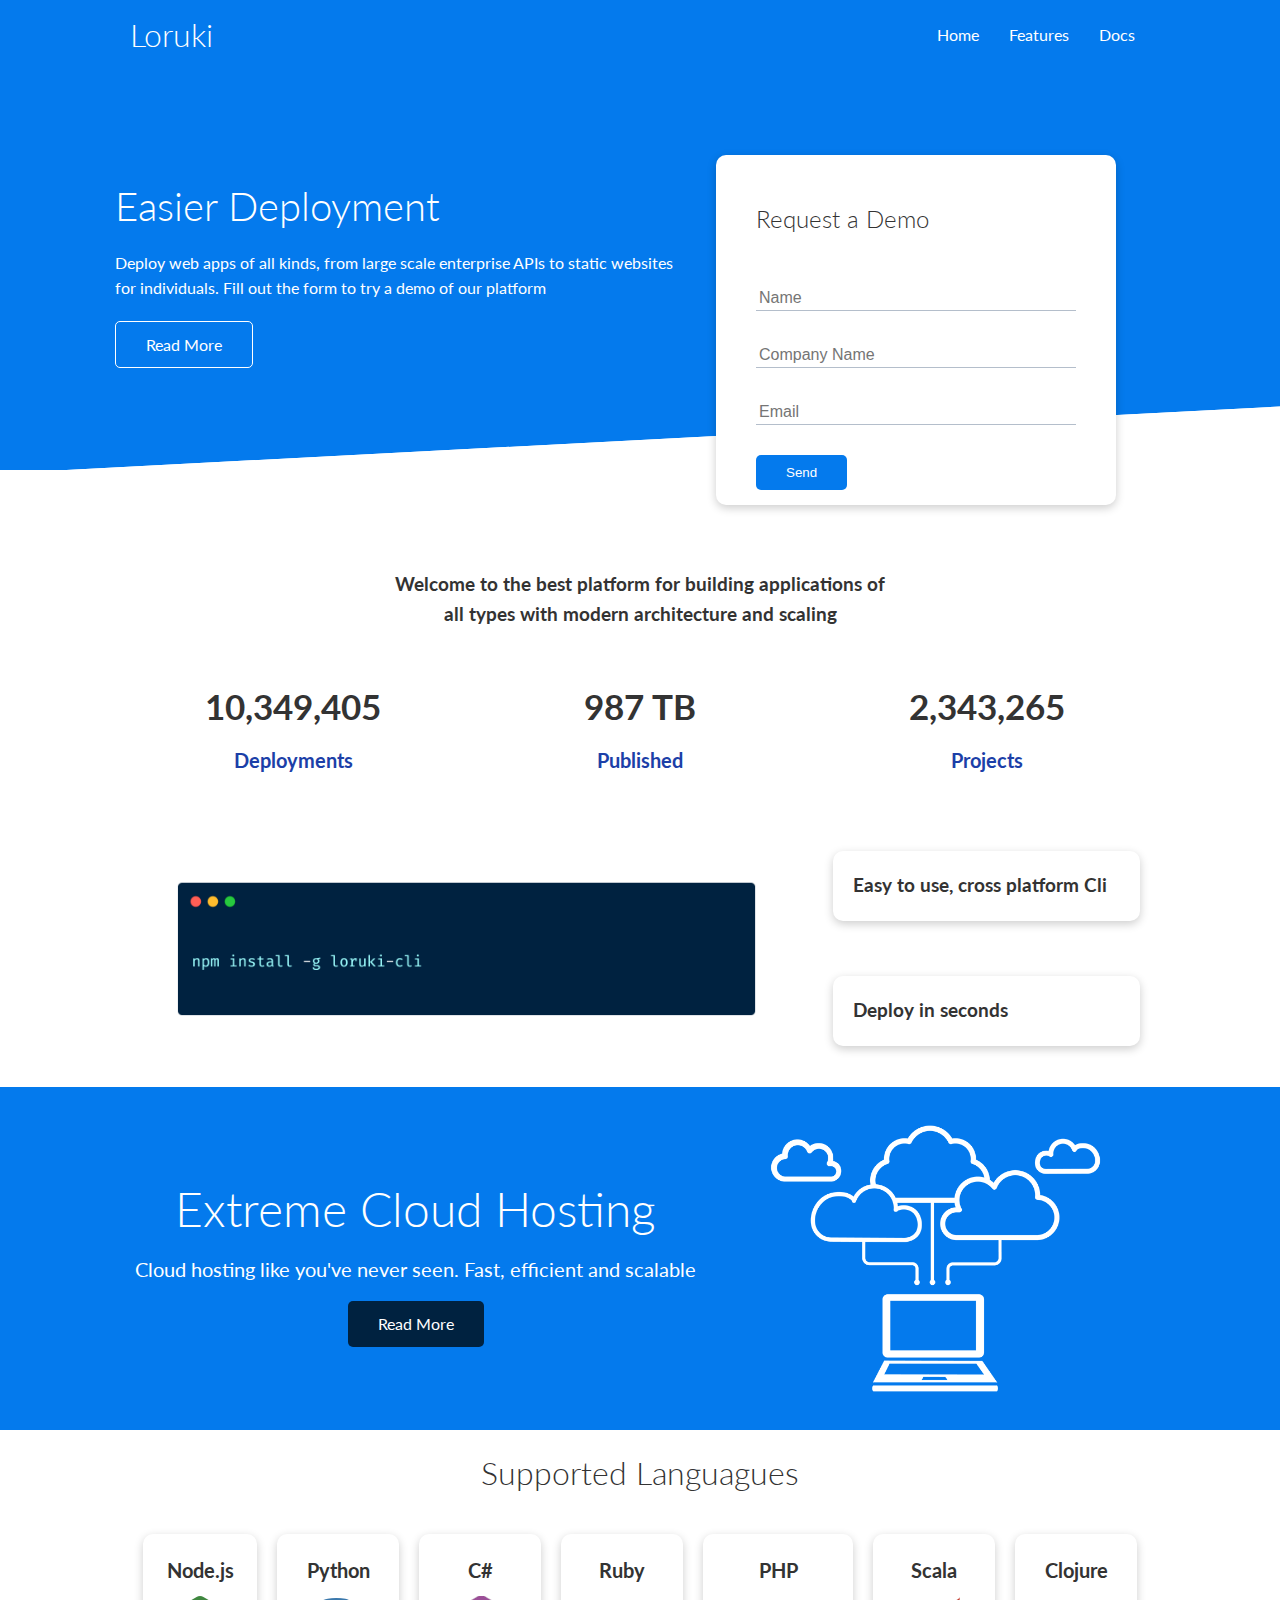
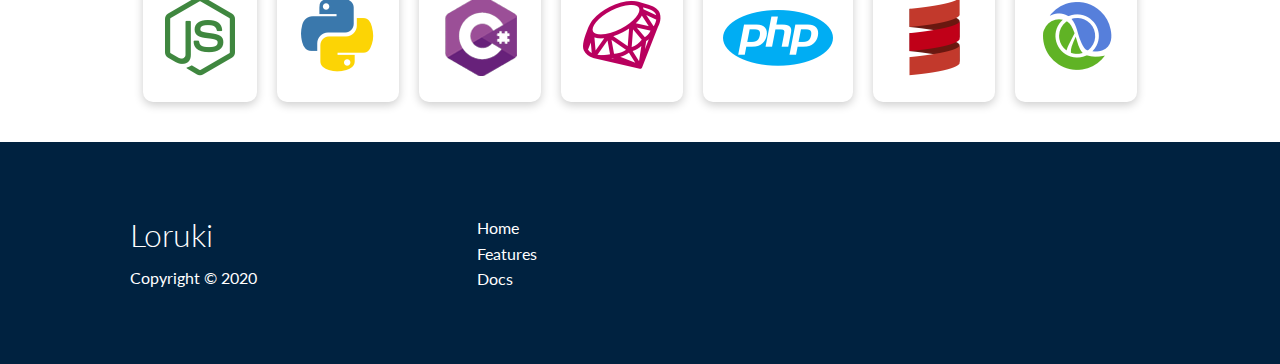
<file: index.html>
<!DOCTYPE html>
<html lang="en">
  <head>
    <meta charset="UTF-8" />
    <meta name="viewport" content="width=device-width, initial-scale=1.0" />
    <link rel="stylesheet" href="css/utilities.css" />
    <link rel="stylesheet" href="css/style.css" />

    <link
      rel="stylesheet"
      href="https://cdnjs.cloudflare.com/ajax/libs/font-awesome/5.15.1/css/all.min.css"
      integrity="sha512-+4zCK9k+qNFUR5X+cKL9EIR+ZOhtIloNl9GIKS57V1MyNsYpYcUrUeQc9vNfzsWfV28IaLL3i96P9sdNyeRssA=="
      crossorigin="anonymous"
    />

    <title>Loruki | Cloud Hosting For Everyone</title>
  </head>
  <body>
    <!-- NavBar -->
    <div class="navbar">
      <div class="container flex">
        <h1 class="logo">Loruki</h1>
        <nav>
          <ul>
            <li><a href="index.html">Home</a></li>
            <li><a href="features.html">Features</a></li>
            <li><a href="docs.html">Docs</a></li>
          </ul>
        </nav>
      </div>
    </div>

    <!-- Showcase -->
    <section class="showcase">
      <div class="container grid">
        <div class="showcase-text">
          <h1>Easier Deployment</h1>
          <p>
            Deploy web apps of all kinds, from large scale enterprise APIs to
            static websites for individuals. Fill out the form to try a demo of
            our platform
          </p>
          <a href="features.html" class="btn btn-outline">Read More</a>
        </div>

        <div class="showcase-form card">
          <h2>Request a Demo</h2>
          <form
            name="contact"
            method="POST"
            netlify-honeypot="bot-field"
            data-netlify="true"
          >
            <input type="hidden" name="form-name" value="contact" />
            <p class="hidden">
              <label>Don’t fill this out if you're human: <input name="bot-field" /></label>
            </p>
            <div class="form-control">
              <input type="text" name="name" placeholder="Name" required />
            </div>
            <div class="form-control">
              <input
                type="text"
                name="company"
                placeholder="Company Name"
                required
              />
            </div>
            <div class="form-control">
              <input type="email" name="email" placeholder="Email" required />
            </div>
            <input type="submit" value="Send" class="btn btn-primary" />
          </form>
        </div>
      </div>
    </section>

    <!-- Stats -->
    <section class="stats">
      <div class="container">
        <h3 class="stats-heading text-center my-1">
          Welcome to the best platform for building applications of all types
          with modern architecture and scaling
        </h3>

        <div class="grid grid-3 text-center my-4">
          <div>
            <i class="fas fa-server fa-3x"></i>
            <h3>10,349,405</h3>
            <p class="text-secondary">Deployments</p>
          </div>
          <div>
            <i class="fas fa-upload fa-3x"></i>
            <h3>987 TB</h3>
            <p class="text-secondary">Published</p>
          </div>
          <div>
            <i class="fas fa-project-diagram fa-3x"></i>
            <h3>2,343,265</h3>
            <p class="text-secondary">Projects</p>
          </div>
        </div>
      </div>
    </section>

    <!-- Cli -->
    <section class="cli">
      <div class="container grid">
        <img src="images/cli.png" alt="" />
        <div class="card">
          <h3>Easy to use, cross platform Cli</h3>
        </div>
        <div class="card">
          <h3>Deploy in seconds</h3>
        </div>
      </div>
    </section>

    <!-- Cloud -->
    <section class="cloud bg-primary my-2 py-2">
      <div class="container grid">
        <div class="text-center">
          <h2 class="lg">Extreme Cloud Hosting</h2>
          <p class="lead my-1">
            Cloud hosting like you've never seen. Fast, efficient and scalable
          </p>
          <a href="features.html" class="btn btn-dark">Read More</a>
        </div>
        <img src="images/cloud.png" alt="" />
      </div>
    </section>

    <!-- Languages -->
    <section class="languages">
      <h2 class="md text-center my-2">Supported Languagues</h2>
      <div class="contaier flex">
        <div class="card">
          <h4>Node.js</h4>
          <img src="images/logos/node.png" alt="" />
        </div>
        <div class="card">
          <h4>Python</h4>
          <img src="images/logos/python.png" alt="" />
        </div>
        <div class="card">
          <h4>C#</h4>
          <img src="images/logos/csharp.png" alt="" />
        </div>
        <div class="card">
          <h4>Ruby</h4>
          <img src="images/logos/ruby.png" alt="" />
        </div>
        <div class="card">
          <h4>PHP</h4>
          <img src="images/logos/php.png" alt="" />
        </div>
        <div class="card">
          <h4>Scala</h4>
          <img src="images/logos/scala.png" alt="" />
        </div>
        <div class="card">
          <h4>Clojure</h4>
          <img src="images/logos/clojure.png" alt="" />
        </div>
      </div>
    </section>

    <!-- Footer -->
    <footer class="footer bg-dark py-5">
      <div class="container grid grid-3">
        <div>
          <h1>Loruki</h1>
          <p>Copyright &copy; 2020</p>
        </div>

        <nav>
          <ul>
            <li><a href="index.html">Home</a></li>
            <li><a href="Features.html">Features</a></li>
            <li><a href="docs.html">Docs</a></li>
          </ul>
        </nav>

        <div class="social">
          <a href="#"><i class="fab fa-github fa-2x"></i></a>
          <a href="#"><i class="fab fa-facebook fa-2x"></i></a>
          <a href="#"><i class="fab fa-instagram fa-2x"></i></a>
          <a href="#"><i class="fab fa-twitter fa-2x"></i></a>
        </div>
      </div>
    </footer>
  </body>
</html>
</file>
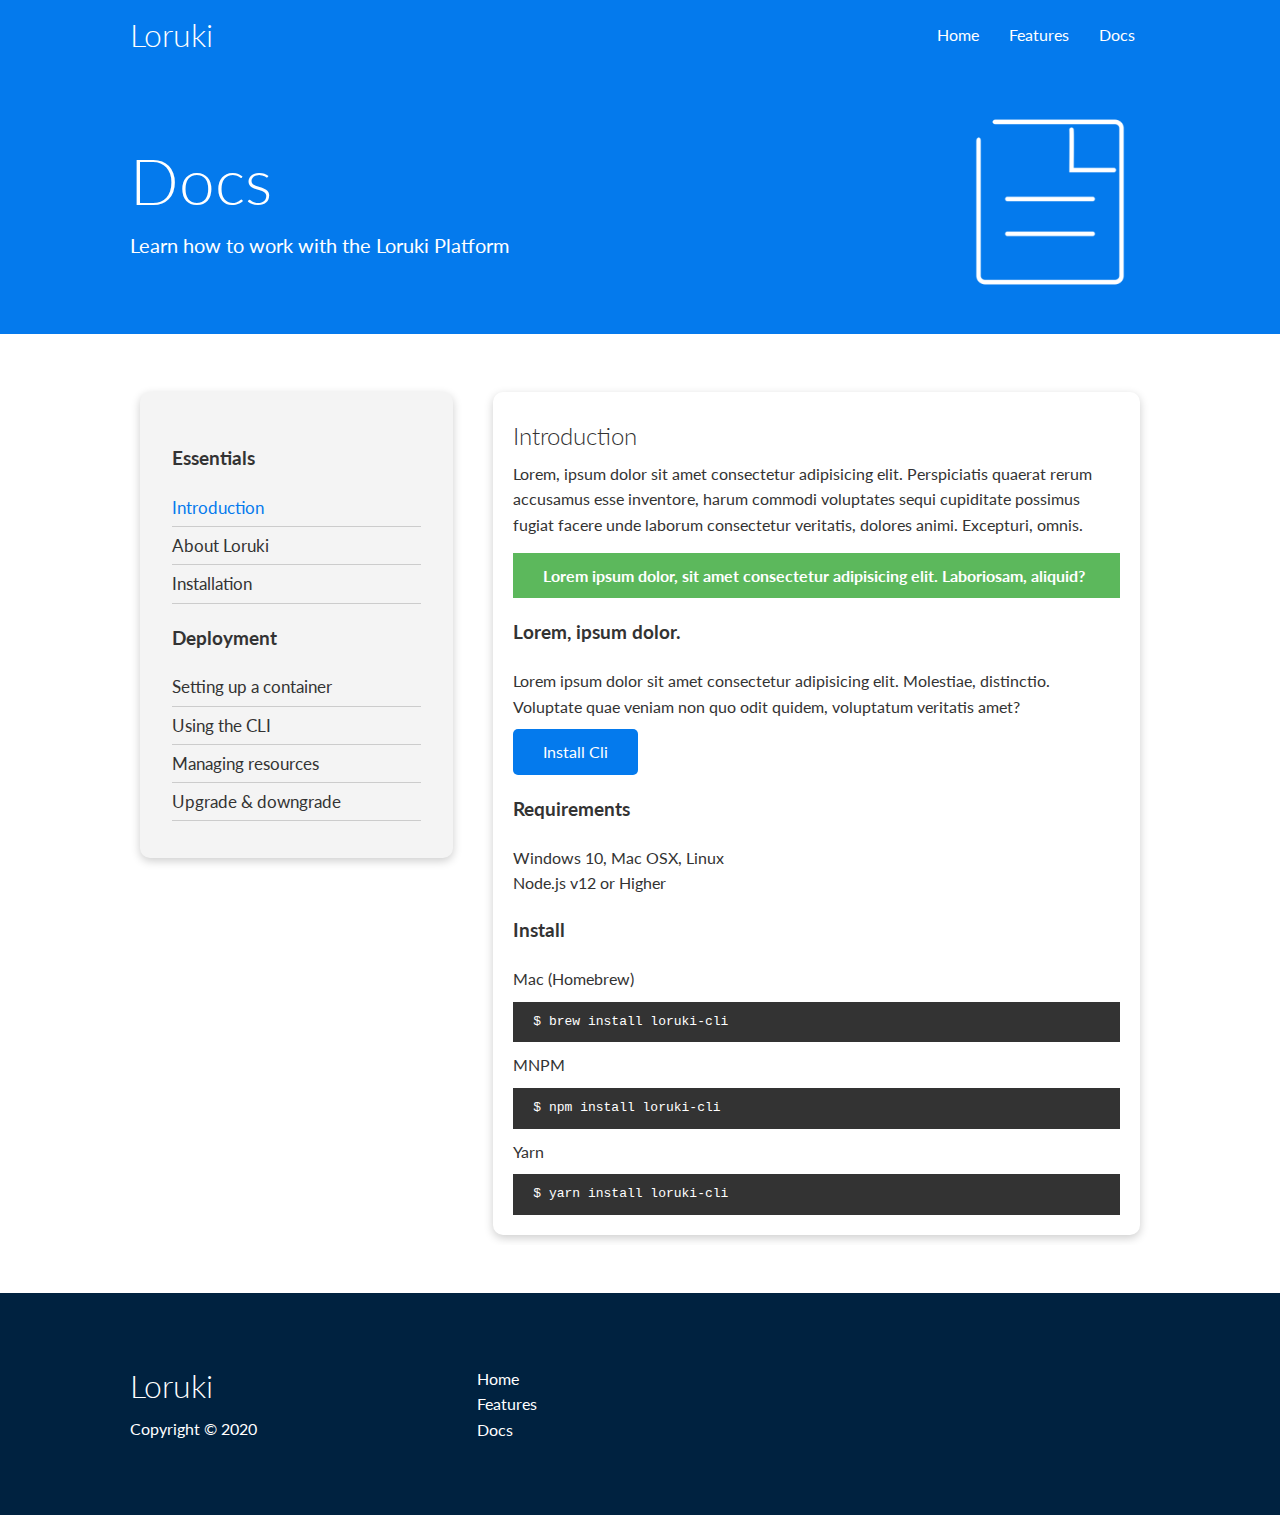
<file: docs.html>
<!DOCTYPE html>
<html lang="en">
  <head>
    <meta charset="UTF-8" />
    <meta name="viewport" content="width=device-width, initial-scale=1.0" />
    <link rel="stylesheet" href="css/utilities.css" />
    <link rel="stylesheet" href="css/style.css" />

    <link
      rel="stylesheet"
      href="https://cdnjs.cloudflare.com/ajax/libs/font-awesome/5.15.1/css/all.min.css"
      integrity="sha512-+4zCK9k+qNFUR5X+cKL9EIR+ZOhtIloNl9GIKS57V1MyNsYpYcUrUeQc9vNfzsWfV28IaLL3i96P9sdNyeRssA=="
      crossorigin="anonymous"
    />

    <title>Loruki | Cloud Hosting For Everyone</title>
  </head>
  <body>
    <!-- NavBar -->
    <div class="navbar">
      <div class="container flex">
        <h1 class="logo">Loruki</h1>
        <nav>
          <ul>
            <li><a href="index.html">Home</a></li>
            <li><a href="features.html">Features</a></li>
            <li><a href="docs.html">Docs</a></li>
          </ul>
        </nav>
      </div>
    </div>

    <!-- Head -->
    <section class="docs-head bg-primary py-3">
      <div class="container grid">
        <div>
          <h1 class="xl">Docs</h1>
          <p class="lead">Learn how to work with the Loruki Platform</p>
        </div>
        <img src="images/docs.png" alt="" />
      </div>
    </section>

    <!-- Docs main -->
    <section class="docs-main my-4">
      <div class="container grid">
        <div class="card bg-light p-3">
          <h3 class="my-2">Essentials</h3>
          <nav>
            <ul>
              <li><a class="text-primary" href="#">Introduction</a></li>
              <li><a href="#">About Loruki</a></li>
              <li><a href="#">Installation</a></li>
            </ul>
          </nav>

          <h3 class="my-2">Deployment</h3>
          <nav>
            <ul>
              <li><a href="#">Setting up a container</a></li>
              <li><a href="#">Using the CLI</a></li>
              <li><a href="#">Managing resources</a></li>
              <li><a href="#">Upgrade & downgrade</a></li>
            </ul>
          </nav>
        </div>
        <div class="card">
          <h2>Introduction</h2>
          <p>
            Lorem, ipsum dolor sit amet consectetur adipisicing elit.
            Perspiciatis quaerat rerum accusamus esse inventore, harum commodi
            voluptates sequi cupiditate possimus fugiat facere unde laborum
            consectetur veritatis, dolores animi. Excepturi, omnis.
          </p>
          <div class="alert alert-success">
            <i class="fas fa-info"></i>Lorem ipsum dolor, sit amet consectetur
            adipisicing elit. Laboriosam, aliquid?
          </div>
          <h3>Lorem, ipsum dolor.</h3>
          <p>
            Lorem ipsum dolor sit amet consectetur adipisicing elit. Molestiae,
            distinctio. Voluptate quae veniam non quo odit quidem, voluptatum
            veritatis amet?
          </p>
          <a href="#" class="btn btn-primary">Install Cli</a>

          <h3>Requirements</h3>
          <ul>
            <li>Windows 10, Mac OSX, Linux</li>
            <li>Node.js v12 or Higher</li>
          </ul>

          <h3>Install</h3>
          <p>Mac (Homebrew)</p>
          <pre><code>$ brew install loruki-cli</code></pre>
          <p>MNPM</p>
          <pre><code>$ npm install loruki-cli</code></pre>
          <p>Yarn</p>
          <pre><code>$ yarn install loruki-cli</code></pre>
        </div>
      </div>
    </section>

    <!-- Footer -->
    <footer class="footer bg-dark py-5">
      <div class="container grid grid-3">
        <div>
          <h1>Loruki</h1>
          <p>Copyright &copy; 2020</p>
        </div>
        <nav>
          <ul>
            <li><a href="index.html">Home</a></li>
            <li><a href="Features.html">Features</a></li>
            <li><a href="docs.html">Docs</a></li>
          </ul>
        </nav>
        <div class="social">
          <a href="#"><i class="fab fa-github fa-2x"></i></a>
          <a href="#"><i class="fab fa-facebook fa-2x"></i></a>
          <a href="#"><i class="fab fa-instagram fa-2x"></i></a>
          <a href="#"><i class="fab fa-twitter fa-2x"></i></a>
        </div>
      </div>
    </footer>
  </body>
</html>
</file>
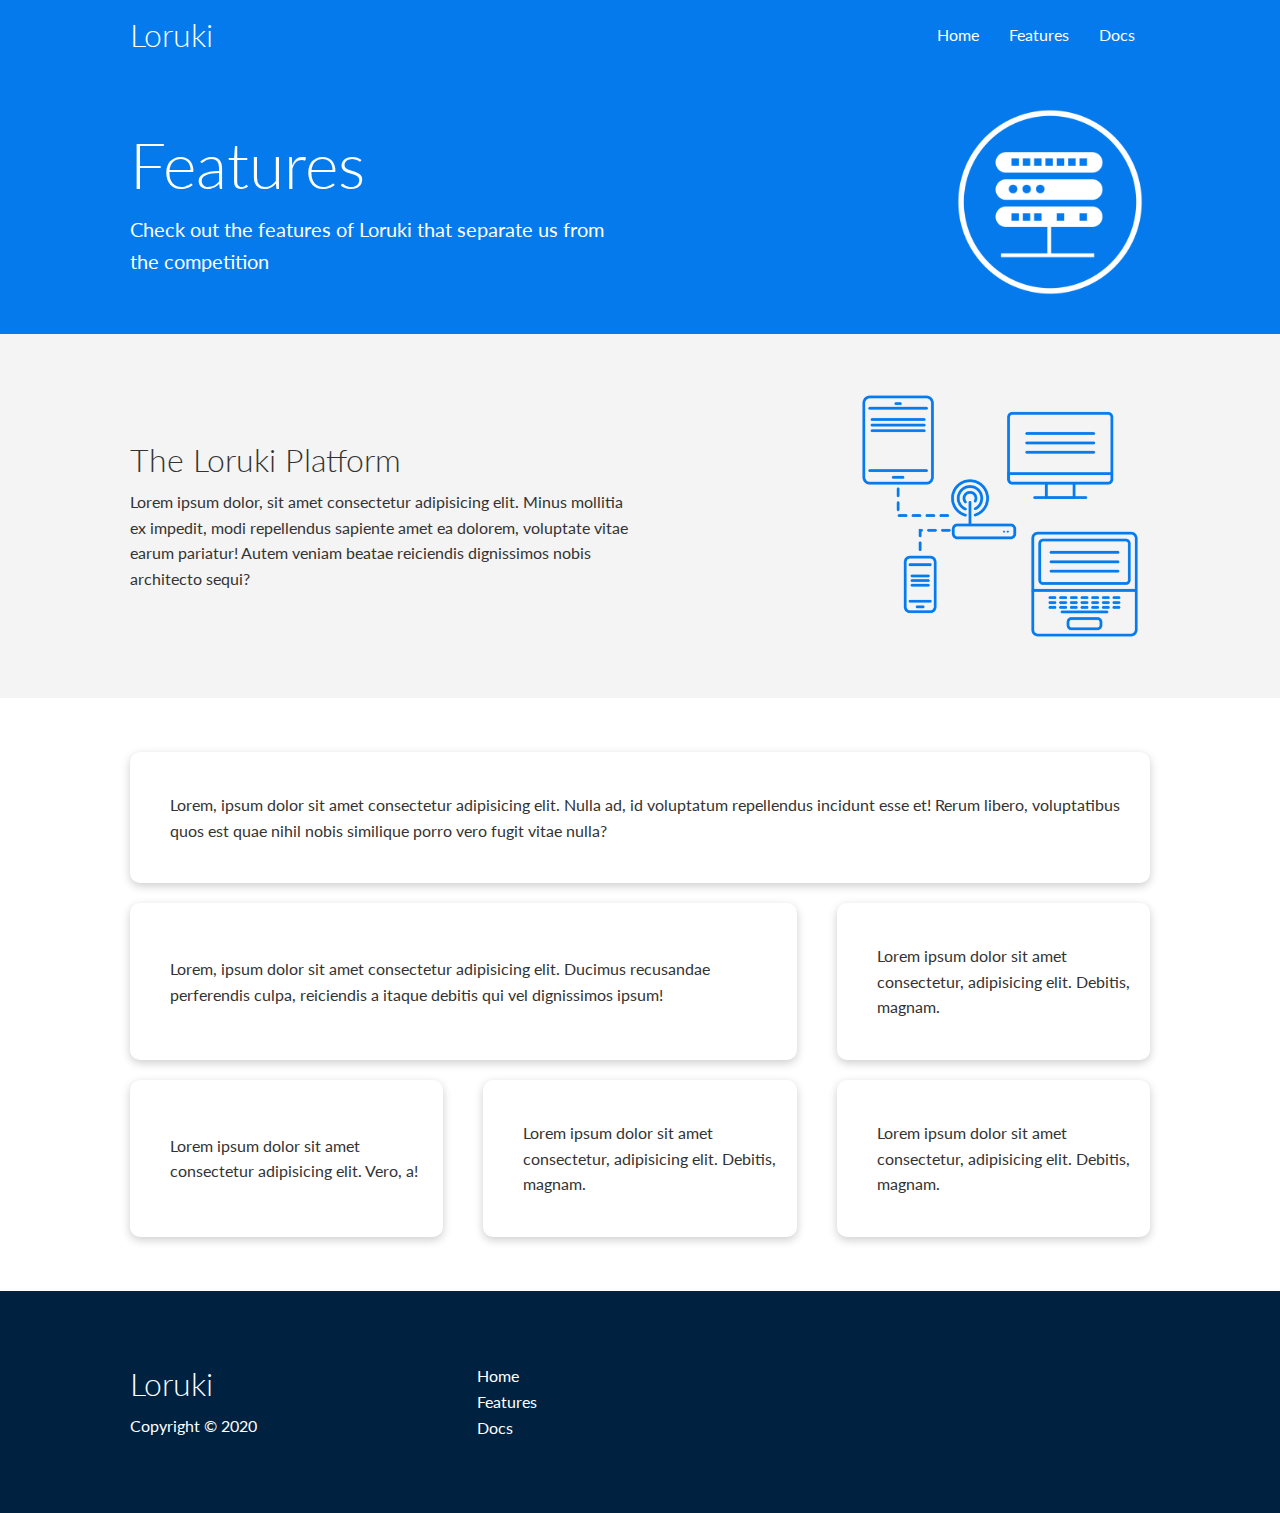
<file: features.html>
<!DOCTYPE html>
<html lang="en">
  <head>
    <meta charset="UTF-8" />
    <meta name="viewport" content="width=device-width, initial-scale=1.0" />
    <link rel="stylesheet" href="css/utilities.css" />
    <link rel="stylesheet" href="css/style.css" />

    <link
      rel="stylesheet"
      href="https://cdnjs.cloudflare.com/ajax/libs/font-awesome/5.15.1/css/all.min.css"
      integrity="sha512-+4zCK9k+qNFUR5X+cKL9EIR+ZOhtIloNl9GIKS57V1MyNsYpYcUrUeQc9vNfzsWfV28IaLL3i96P9sdNyeRssA=="
      crossorigin="anonymous"
    />

    <title>Loruki | Cloud Hosting For Everyone</title>
  </head>
  <body>
    <!-- NavBar -->
    <div class="navbar">
      <div class="container flex">
        <h1 class="logo">Loruki</h1>
        <nav>
          <ul>
            <li><a href="index.html">Home</a></li>
            <li><a href="features.html">Features</a></li>
            <li><a href="docs.html">Docs</a></li>
          </ul>
        </nav>
      </div>
    </div>

    <!-- Head -->
    <section class="features-head bg-primary py-3">
      <div class="container grid">
        <div>
          <h1 class="xl">Features</h1>
          <p class="lead">
            Check out the features of Loruki that separate us from the
            competition
          </p>
        </div>
        <img src="images/server.png" alt="" />
      </div>
    </section>

    <!-- Subhead -->
    <section class="features-sub-head bg-light py-3">
      <div class="container grid">
        <div>
          <h1 class="md">The Loruki Platform</h1>
          <p>
            Lorem ipsum dolor, sit amet consectetur adipisicing elit. Minus
            mollitia ex impedit, modi repellendus sapiente amet ea dolorem,
            voluptate vitae earum pariatur! Autem veniam beatae reiciendis
            dignissimos nobis architecto sequi?
          </p>
        </div>
        <img src="images/server2.png" alt="" />
      </div>
    </section>

    <section class="features-main my-2">
      <div class="container grid grid-3">
        <div class="card flex">
          <i class="fas fa-server fa-3x"></i>
          <p>
            Lorem, ipsum dolor sit amet consectetur adipisicing elit. Nulla ad,
            id voluptatum repellendus incidunt esse et! Rerum libero,
            voluptatibus quos est quae nihil nobis similique porro vero fugit
            vitae nulla?
          </p>
        </div>
        <div class="card flex">
          <i class="fas fa-network-wired fa-3x"></i>
          <p>
            Lorem, ipsum dolor sit amet consectetur adipisicing elit. Ducimus
            recusandae perferendis culpa, reiciendis a itaque debitis qui vel
            dignissimos ipsum!
          </p>
        </div>
        <div class="card flex">
          <i class="fas fa-laptop-code fa-3x"></i>
          <p>
            Lorem ipsum dolor sit amet consectetur, adipisicing elit. Debitis,
            magnam.
          </p>
        </div>
        <div class="card flex">
          <i class="fas fa-database fa-3x"></i>
          <p>
            Lorem ipsum dolor sit amet consectetur adipisicing elit. Vero, a!
          </p>
        </div>
        <div class="card flex">
          <i class="fas fa-power-off fa-3x"></i>
          <p>
            Lorem ipsum dolor sit amet consectetur, adipisicing elit. Debitis,
            magnam.
          </p>
        </div>
        <div class="card flex">
          <i class="fas fa-upload fa-3x"></i>
          <p>
            Lorem ipsum dolor sit amet consectetur, adipisicing elit. Debitis,
            magnam.
          </p>
        </div>
      </div>
    </section>

    <!-- Footer -->
    <footer class="footer bg-dark py-5">
      <div class="container grid grid-3">
        <div>
          <h1>Loruki</h1>
          <p>Copyright &copy; 2020</p>
        </div>
        <nav>
          <ul>
            <li><a href="index.html">Home</a></li>
            <li><a href="Features.html">Features</a></li>
            <li><a href="docs.html">Docs</a></li>
          </ul>
        </nav>
        <div class="social">
          <a href="#"><i class="fab fa-github fa-2x"></i></a>
          <a href="#"><i class="fab fa-facebook fa-2x"></i></a>
          <a href="#"><i class="fab fa-instagram fa-2x"></i></a>
          <a href="#"><i class="fab fa-twitter fa-2x"></i></a>
        </div>
      </div>
    </footer>
  </body>
</html>
</file>
<file: css/utilities.css>
/* Utilities*/
.container {
  max-width: 1100px;
  margin: 0 auto;
  overflow: auto;
  padding: 0 40px;
}

.card {
  background-color: #fff;
  color: #333;
  border-radius: 10px;
  box-shadow: 0 3px 10px rgba(0, 0, 0, 0.2);
  padding: 20px;
  margin: 10px;
}

.btn {
  display: inline-block;
  padding: 10px 30px;
  cursor: pointer;
  background: var(--primary-color);
  color: #fff;
  border: none;
  border-radius: 5px;
}

.btn-outline {
  background-color: transparent;
  border: 1px #fff solid;
}

.btn:hover {
  transform: scale(0.98);
}

/* Backgrounds & colored buttons */
.bg-primary,
.btn-primary {
  background-color: var(--primary-color);
  color: #fff;
}

.bg-secondary,
.btn-secondary {
  background-color: var(--secondary-color);
  color: #fff;
}

.bg-dark,
.btn-dark {
  background-color: var(--dark-color);
  color: #fff;
}

.bg-light,
.btn-light {
  background-color: var(--light-color);
  color: #333;
}

.bg-primary a,
.btn-primary a,
.bg-secondary a,
.btn-secondary a,
.bg-dark a,
.btn-dark {
  color: #fff;
}

/* Text Colors */
.text-primary {
  color: var(--primary-color);
}

.text-secondary {
  color: var(--secondary-color);
}

.text-dark {
  color: var(--dark-color);
}

.text-light {
  color: var(--light-color);
}
/* Text Sizes */
.lead {
  font-size: 20px;
}

.sm {
  font-size: 1rem;
}

.md {
  font-size: 2rem;
}

.lg {
  font-size: 3rem;
}

.xl {
  font-size: 4rem;
}

.text-center {
  text-align: center;
}

/* Alert */
.alert {
  background-color: var(--light-color);
  padding: 10px 20px;
  font-weight: bold;
  margin: 15px 0;
}

.alert i {
  margin-right: 10px;
}

.alert-success {
  background-color: var(--success-color);
  color: #fff;
}

.alert-error {
  background-color: var(--error-color);
  color: #fff;
}

.flex {
  display: flex;
  justify-content: center;
  align-items: center;
  height: 100%;
}

.grid {
  display: grid;
  grid-template-columns: repeat(2, 1fr);
  gap: 20px;
  justify-content: center;
  align-items: center;
  height: 100%;
}

.grid-3 {
  grid-template-columns: repeat(3, 1fr);
}

/* Margin */

.my-1 {
  margin: 1rem 0;
}

.my-2 {
  margin: 1.5rem 0;
}

.my-3 {
  margin: 2rem 0;
}

.my-4 {
  margin: 3rem 0;
}

.my-5 {
  margin: 4rem 0;
}

.m-1 {
  margin: 1rem;
}

.m-2 {
  margin: 1.5rem;
}

.m-3 {
  margin: 2rem;
}

.m-4 {
  margin: 3rem;
}

.m-5 {
  margin: 4rem;
}

/* Padding */
.py-1 {
  padding: 1rem 0;
}

.py-2 {
  padding: 1.5rem 0;
}

.py-3 {
  padding: 2rem 0;
}

.py-4 {
  padding: 3rem 0;
}

.py-5 {
  padding: 4rem 0;
}

.p-1 {
  padding: 1rem;
}

.p-2 {
  padding: 1.5rem;
}

.p-3 {
  padding: 2rem;
}

.p-4 {
  padding: 3rem;
}

.p-5 {
  padding: 4rem;
}
</file>
<file: css/style.css>
@import url("https://fonts.googleapis.com/css2?family=Lato:wght@300&display=swap");

:root {
  --primary-color: #047aed;
  --secondary-color: #1c3fa8;
  --dark-color: #002240;
  --light-color: #f4f4f4;
  --success-color: #5cb85c;
  --error-color: #d9534f;
}

* {
  box-sizing: border-box;
  padding: 0;
  margin: 0;
}

body {
  font-family: "Lato", sans-serif;
  color: #333;
  line-height: 1.6;
}

ul {
  list-style-type: none;
}

a {
  text-decoration: none;
  color: #333;
}

h1,
h2 {
  font-weight: 300;
  line-height: 1.2;
  margin: 10px 0;
}

p {
  margin: 10px 0;
}

img {
  width: 100%;
}

code,
pre {
  background: #333;
  color: #fff;
  padding: 10px;
}

.hidden {
  visibility: hidden;
  height: 0;
}

/* Navbar */
.navbar {
  background-color: var(--primary-color);
  color: #fff;
  height: 70px;
}

.navbar ul {
  display: flex;
}

.navbar a {
  color: #fff;
  padding: 10px;
  margin: 0 5px;
}

.navbar a:hover {
  border-bottom: 2px #fff solid;
}

.navbar .flex {
  justify-content: space-between;
}

/* Showcase */
.showcase {
  height: 400px;
  background-color: var(--primary-color);
  color: #fff;
  position: relative;
}

.showcase h1 {
  font-size: 40px;
}

.showcase p {
  margin: 20px 0;
}

.showcase .grid {
  overflow: visible;
  grid-template-columns: 55% 45%;
  gap: 30px;
}

.showcase-text {
  animation: slideInFromLeft 1s ease-in;
}

.showcase-form {
  position: relative;
  top: 60px;
  height: 350px;
  width: 400px;
  padding: 40px;
  z-index: 100;
  animation: slideInFromRight 1s ease-in;
}

.showcase-form .form-control {
  margin: 30px 0;
}

.showcase-form input[type="text"],
.showcase-form input[type="email"] {
  border: 0;
  border-bottom: 1px solid #b4becb;
  width: 100%;
  padding: 3px;
  font-size: 16px;
}

.showcase-form input:focus {
  outline: none;
}

.showcase::before,
.showcase::after {
  content: "";
  position: absolute;
  height: 100px;
  bottom: -70px;
  right: 0;
  left: 0;
  background: #fff;
  transform: skewY(-3deg);
  -webkit-transform: skewY(-3deg);
  -moz-transform: skewY(-3deg);
  -ms-transform: skewY(-3deg);
}

/* Stats */
.stats {
  padding-top: 100px;
  animation: slideInFromBottom 1s ease-in;
}

.stats-heading {
  max-width: 500px;
  margin: auto;
}

.stats .grid h3 {
  font-size: 35px;
}

.stats .grid p {
  font-size: 20px;
  font-weight: bold;
}

/*Cli*/
.cli .grid {
  grid-template-columns: repeat(3, 1fr);
  grid-template-rows: repeat(2, 1fr);
}

.cli .grid > *:first-child {
  grid-column: 1 / span 2;
  grid-row: 1 / span 2;
}

/* Cloud */
.cloud .grid {
  grid-template-columns: 4fr 3fr;
}

/* Languages */
.languages .flex {
  flex-wrap: wrap;
}

.languages .card {
  text-align: center;
  margin: 18px 10px 40px;
  transition: transform 0.2s ease-in;
}

.languages .card h4 {
  font-size: 20px;
  margin-bottom: 10px;
}

.languages .card:hover {
  transform: translateY(-15px);
}

/* Features */
.features-head img,
.docs-head img {
  width: 200px;
  justify-self: flex-end;
}

.features-sub-head img {
  width: 300px;
  justify-self: flex-end;
}

.features-main .card > i {
  margin: 0 10px;
}

.features-main .grid {
  padding: 30px;
}

.features-main .grid > *:first-child {
  grid-column: 1 / span 3;
}
.features-main .grid > *:nth-child(2) {
  grid-column: 1 / span 2;
}

/* Docs */
.docs-main h3 {
  margin: 20px 0;
}

.docs-main .grid {
  grid-template-columns: 1fr 2fr;
  align-items: flex-start;
}

.docs-main nav li {
  font-size: 17px;
  padding-bottom: 5px;
  margin-bottom: 5px;
  border-bottom: 1px #ccc solid;
}

.docs-main a:hover {
  font-weight: bold;
}

/* Footer */
.footer .social a {
  margin: 0 10px;
}

/* Animations */
@keyframes slideInFromLeft {
  0% {
    transform: translateX(-100%);
  }

  100% {
    transform: translateX(0);
  }
}

@keyframes slideInFromRight {
  0% {
    transform: translateX(100%);
  }

  100% {
    transform: translateX(0);
  }
}

@keyframes slideInFromTop {
  0% {
    transform: translateY(-100%);
  }

  100% {
    transform: translateX(0);
  }
}

@keyframes slideInFromBottom {
  0% {
    transform: translateY(100%);
  }

  100% {
    transform: translateX(0);
  }
}

/* Tablets and under  */
@media (max-width: 768px) {
  .grid,
  .showcase .grid,
  .stats .grid,
  .cli .grid,
  .cloud .grid,
  .features-main .grid,
  .docs-main .grid {
    grid-template-columns: 1fr;
    grid-template-rows: 1fr;
  }

  .showcase {
    height: auto;
  }

  .showcase-text {
    text-align: center;
    margin: 40px;
  }

  .showcase-form {
    justify-self: center;
    margin: auto;
  }

  .cli .grid > *:first-child {
    grid-column: 1;
    grid-row: 1;
  }

  .features-head,
  .features-sub-head,
  .docs-head {
    text-align: center;
  }

  .features-head img,
  .features-sub-head img,
  .docs-head img {
    justify-self: center;
  }

  .features-main .grid > *:first-child,
  .features-main .grid > *:nth-child(2) {
    grid-column: 1;
  }
}

/* Mobile */
@media (max-width: 500px) {
  .navbar {
    height: 110px;
  }

  .navbar .flex {
    flex-direction: column;
  }

  .navbar ul {
    padding: 10px;
    background-color: rgba(0, 0, 0, 0.1);
  }
}
</file>
